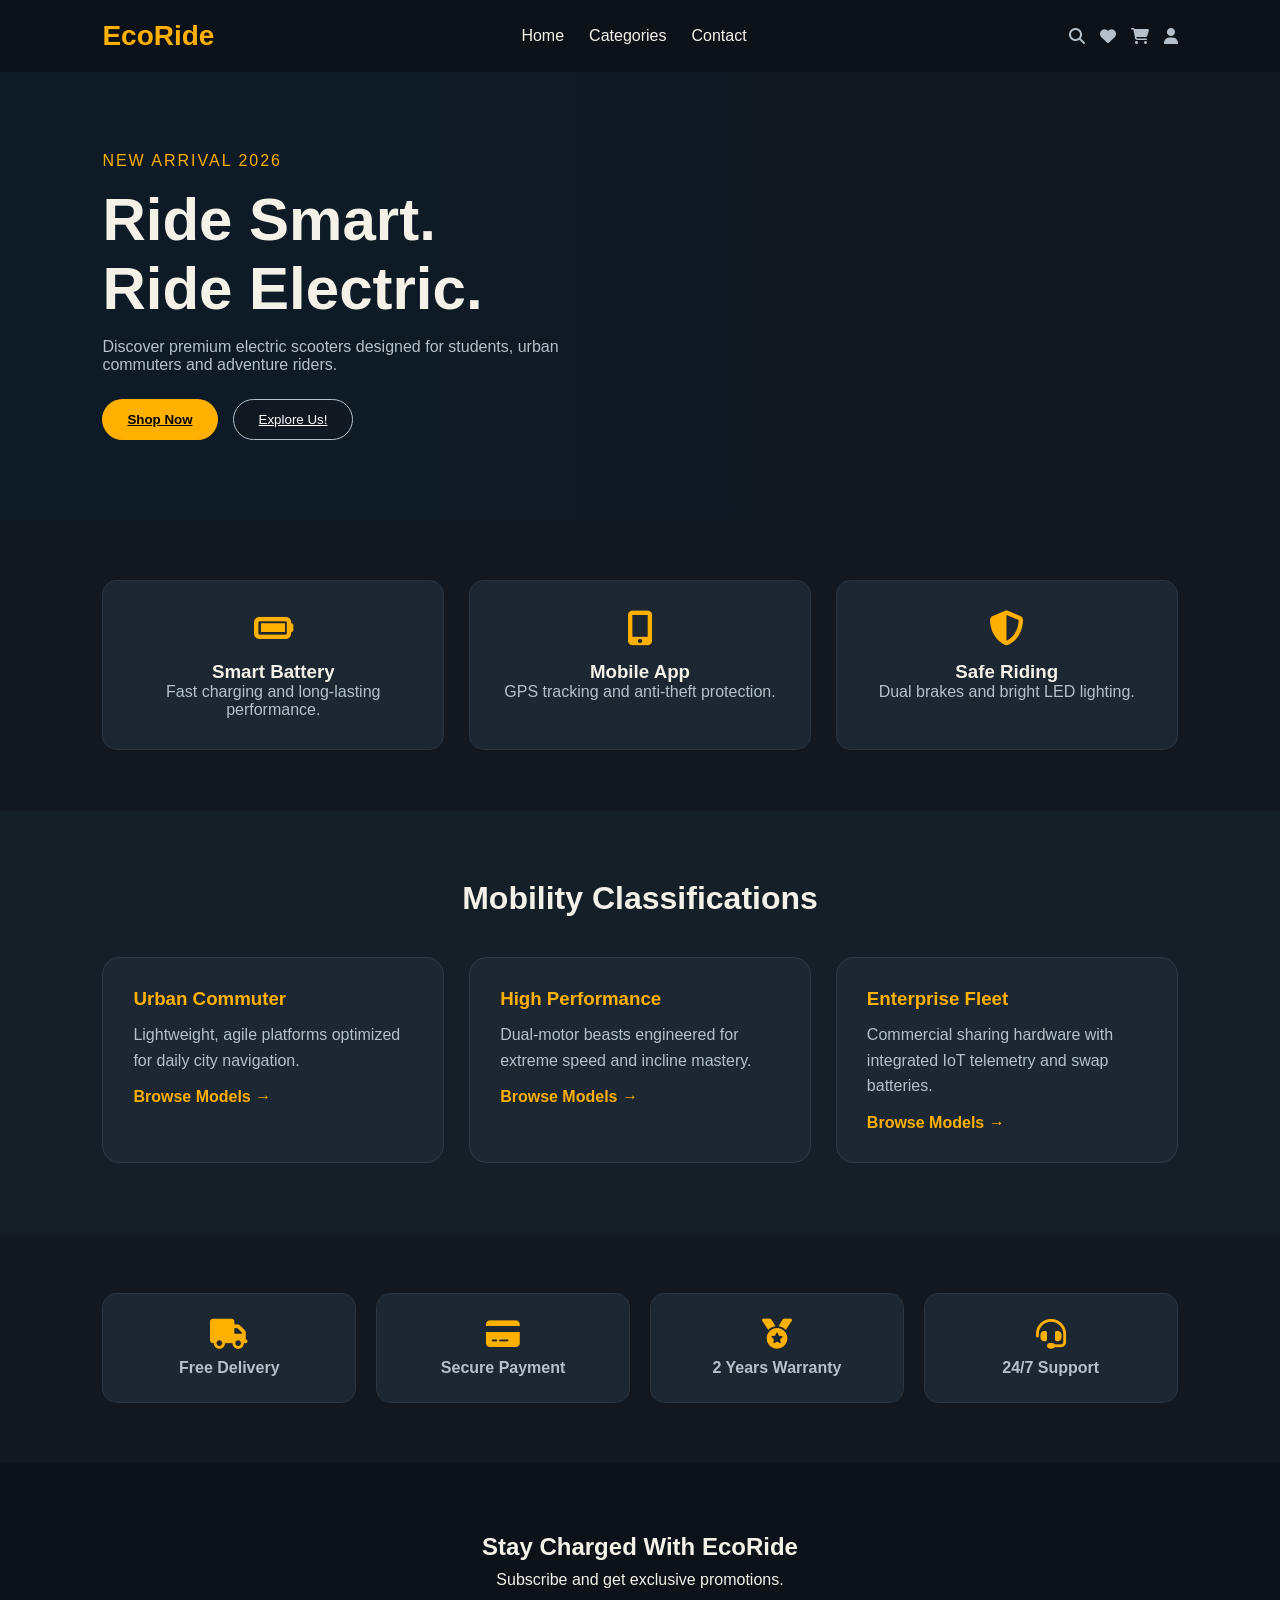
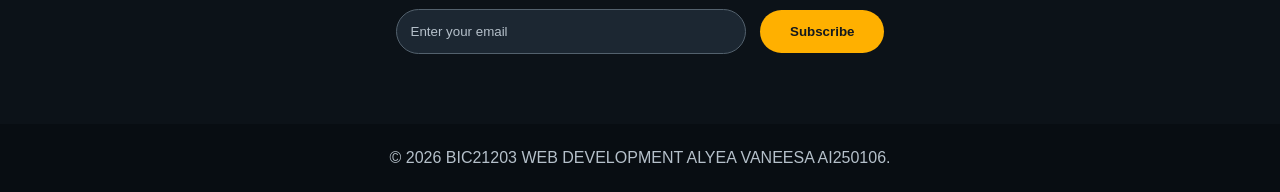
<file: index.html>
<!DOCTYPE html>
<html lang="en">
<head>
    <meta charset="UTF-8">
    <meta name="viewport" content="width=device-width, initial-scale=1.0">
    <title>EcoRide - Homepage</title>
    <link rel="stylesheet" href="style.css">
    <link rel="stylesheet" href="https://cdnjs.cloudflare.com/ajax/libs/font-awesome/6.5.1/css/all.min.css">

    <script>
            window.addEventListener('load', () => 
            {const video = document.querySelector('.hero-video');
            video.playbackRate = 0.9;});
    </script>
</head>
<body>

    <!-- Header -->
    <header>
        <div class="logo">EcoRide</div>

        <nav id="main-nav" aria-label="Main navigation">
            <ul>
                <li><a href="index.html">Home</a></li>
                <li><a href="categories.html">Categories</a></li>
                <li><a href="contact.html">Contact</a></li>
            </ul>
        </nav>

        <div class="icons">
            <i class="fas fa-search"></i>
            <i class="fas fa-heart"></i>
            <i class="fas fa-shopping-cart"></i>
            <i class="fas fa-user"></i>
        </div>

        <button class="menu-toggle" type="button" aria-label="Toggle navigation menu" aria-expanded="false" aria-controls="main-nav">
            <span class="menu-icon" aria-hidden="true">&#9776;</span>
        </button>
    </header>

    <!-- Hero Section -->
    <section class="hero">
        <video class="hero-video" autoplay muted loop playsinline preload="auto">
            <source src="ads.mp4" type="video/mp4">
        </video>
        <div class="hero-content">
            <span>NEW ARRIVAL 2026</span>
            <h1>Ride Smart.<br>Ride Electric.</h1>
 
            <p>
                Discover premium electric scooters designed for
                students, urban commuters and adventure riders.
            </p>
 
            <div class="hero-buttons">
                <button class="btn-primary"><a href="categories.html" style="color:black;">Shop Now</a></button>
                <button class="btn-secondary"><a href="contact.html" style="color:white;">Explore Us!</a></button>
            </div>
        </div>
    </section>

    <!-- Features -->
    <section class="features">

        <div class="feature-card">
            <i class="fas fa-battery-full"></i>
            <h3>Smart Battery</h3>
            <p>Fast charging and long-lasting performance.</p>
        </div>

        <div class="feature-card">
            <i class="fas fa-mobile-alt"></i>
            <h3>Mobile App</h3>
            <p>GPS tracking and anti-theft protection.</p>
        </div>

        <div class="feature-card">
            <i class="fas fa-shield-alt"></i>
            <h3>Safe Riding</h3>
            <p>Dual brakes and bright LED lighting.</p>
        </div>

    </section>

    <section class="category-highlights">
            <div class="container">
                <h2 class="section-title">Mobility Classifications</h2>
                <div class="highlight-grid">
                    <div class="highlight-card">
                        <h3>Urban Commuter</h3>
                        <p>Lightweight, agile platforms optimized for daily city navigation.</p>
                        <a href="categories.html#urban-commuter" class="text-link">Browse Models &rarr;</a>
                    </div>
                    <div class="highlight-card">
                        <h3>High Performance</h3>
                        <p>Dual-motor beasts engineered for extreme speed and incline mastery.</p>
                        <a href="categories.html#high-performance" class="text-link">Browse Models &rarr;</a>
                    </div>
                    <div class="highlight-card">
                        <h3>Enterprise Fleet</h3>
                        <p>Commercial sharing hardware with integrated IoT telemetry and swap batteries.</p>
                        <a href="categories.html#enterprise-fleet" class="text-link">Browse Models &rarr;</a>
                    </div>
                </div>
            </div>
        </section>

    <!-- Services -->
    <section class="services">

        <div class="service">
            <i class="fas fa-truck"></i>
            <h4>Free Delivery</h4>
        </div>

        <div class="service">
            <i class="fas fa-credit-card"></i>
            <h4>Secure Payment</h4>
        </div>

        <div class="service">
            <i class="fas fa-medal"></i>
            <h4>2 Years Warranty</h4>
        </div>

        <div class="service">
            <i class="fas fa-headset"></i>
            <h4>24/7 Support</h4>
        </div>

    </section>

    <!-- Newsletter -->
    <section class="newsletter">

        <h2>Stay Charged With EcoRide</h2>
        <p>Subscribe and get exclusive promotions.</p>

        <form>
            <input type="email" placeholder="Enter your email">
            <button type="submit">Subscribe</button>
        </form>

    </section>

    <!-- Footer -->
    <footer>
        <p>© 2026 BIC21203 WEB DEVELOPMENT ALYEA VANEESA AI250106.</p>
    </footer>

    <script src="nav.js"></script>
</body>
</html>
</file>
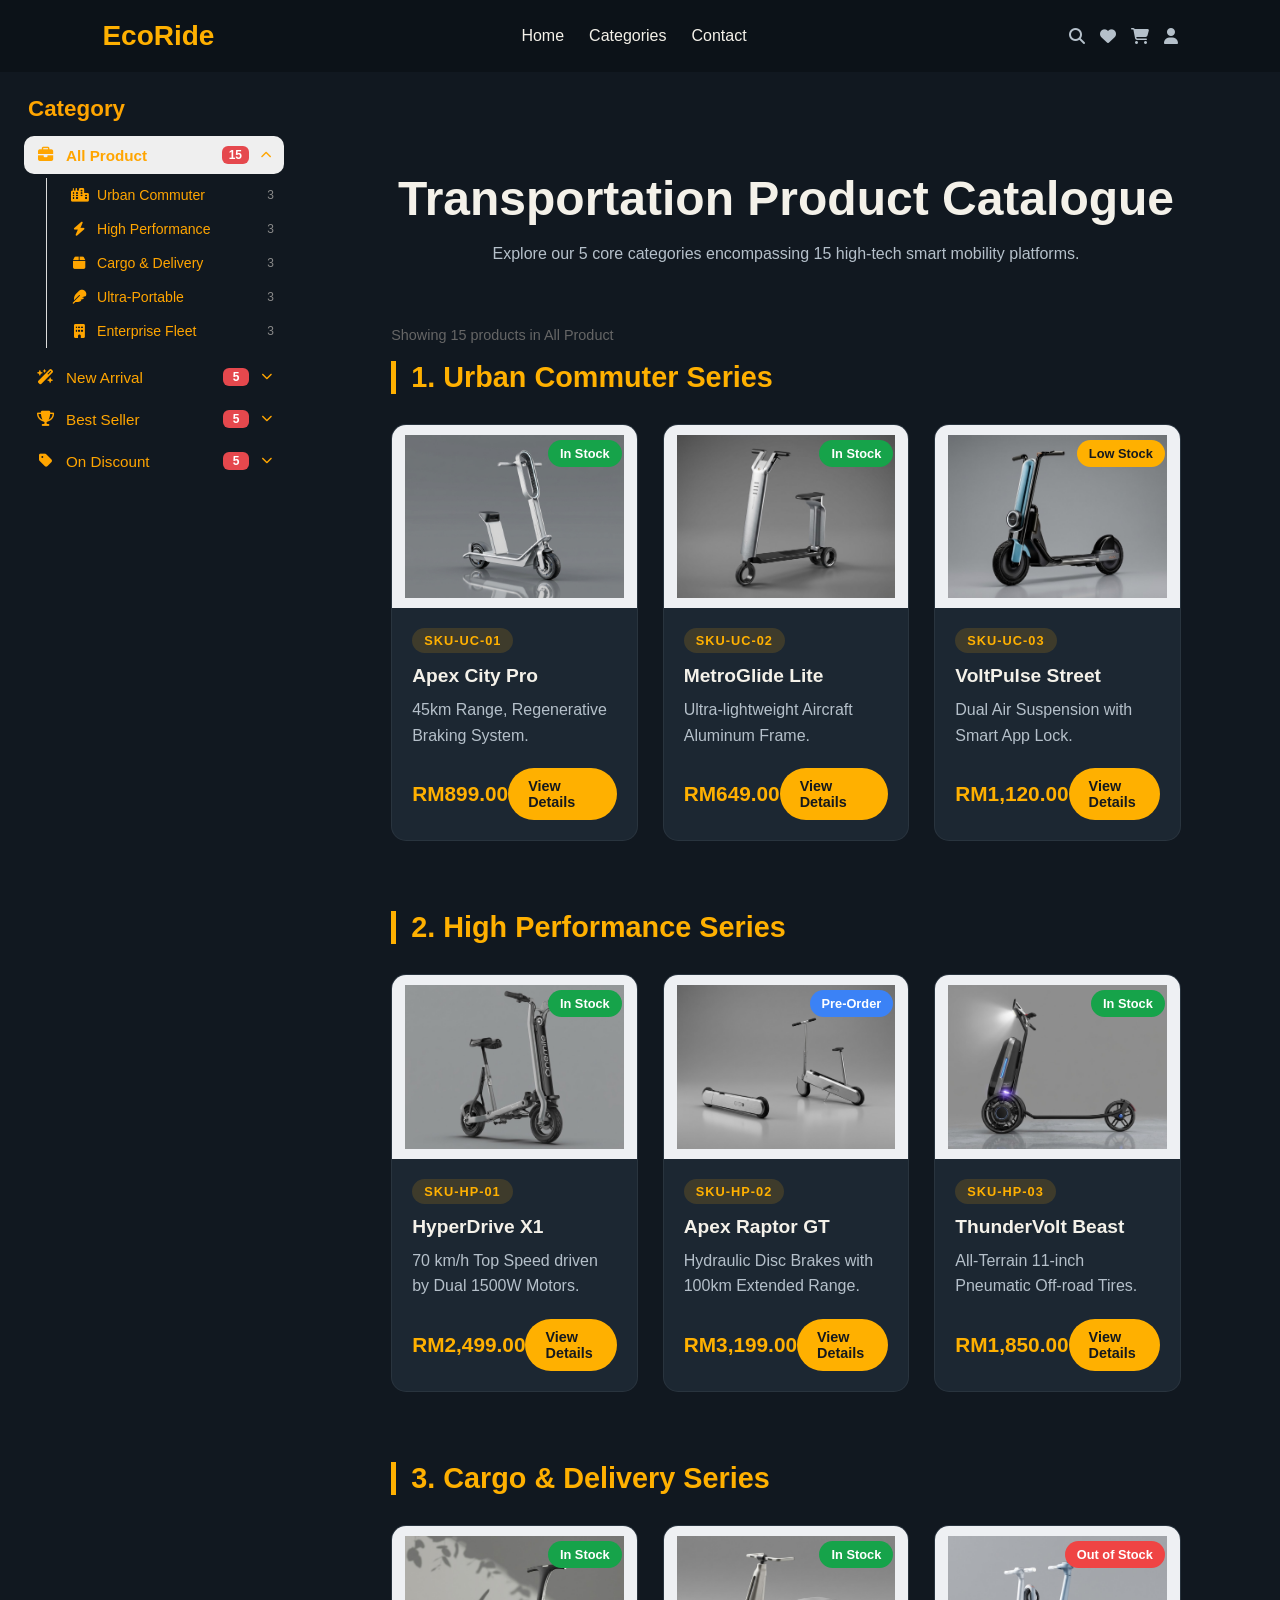
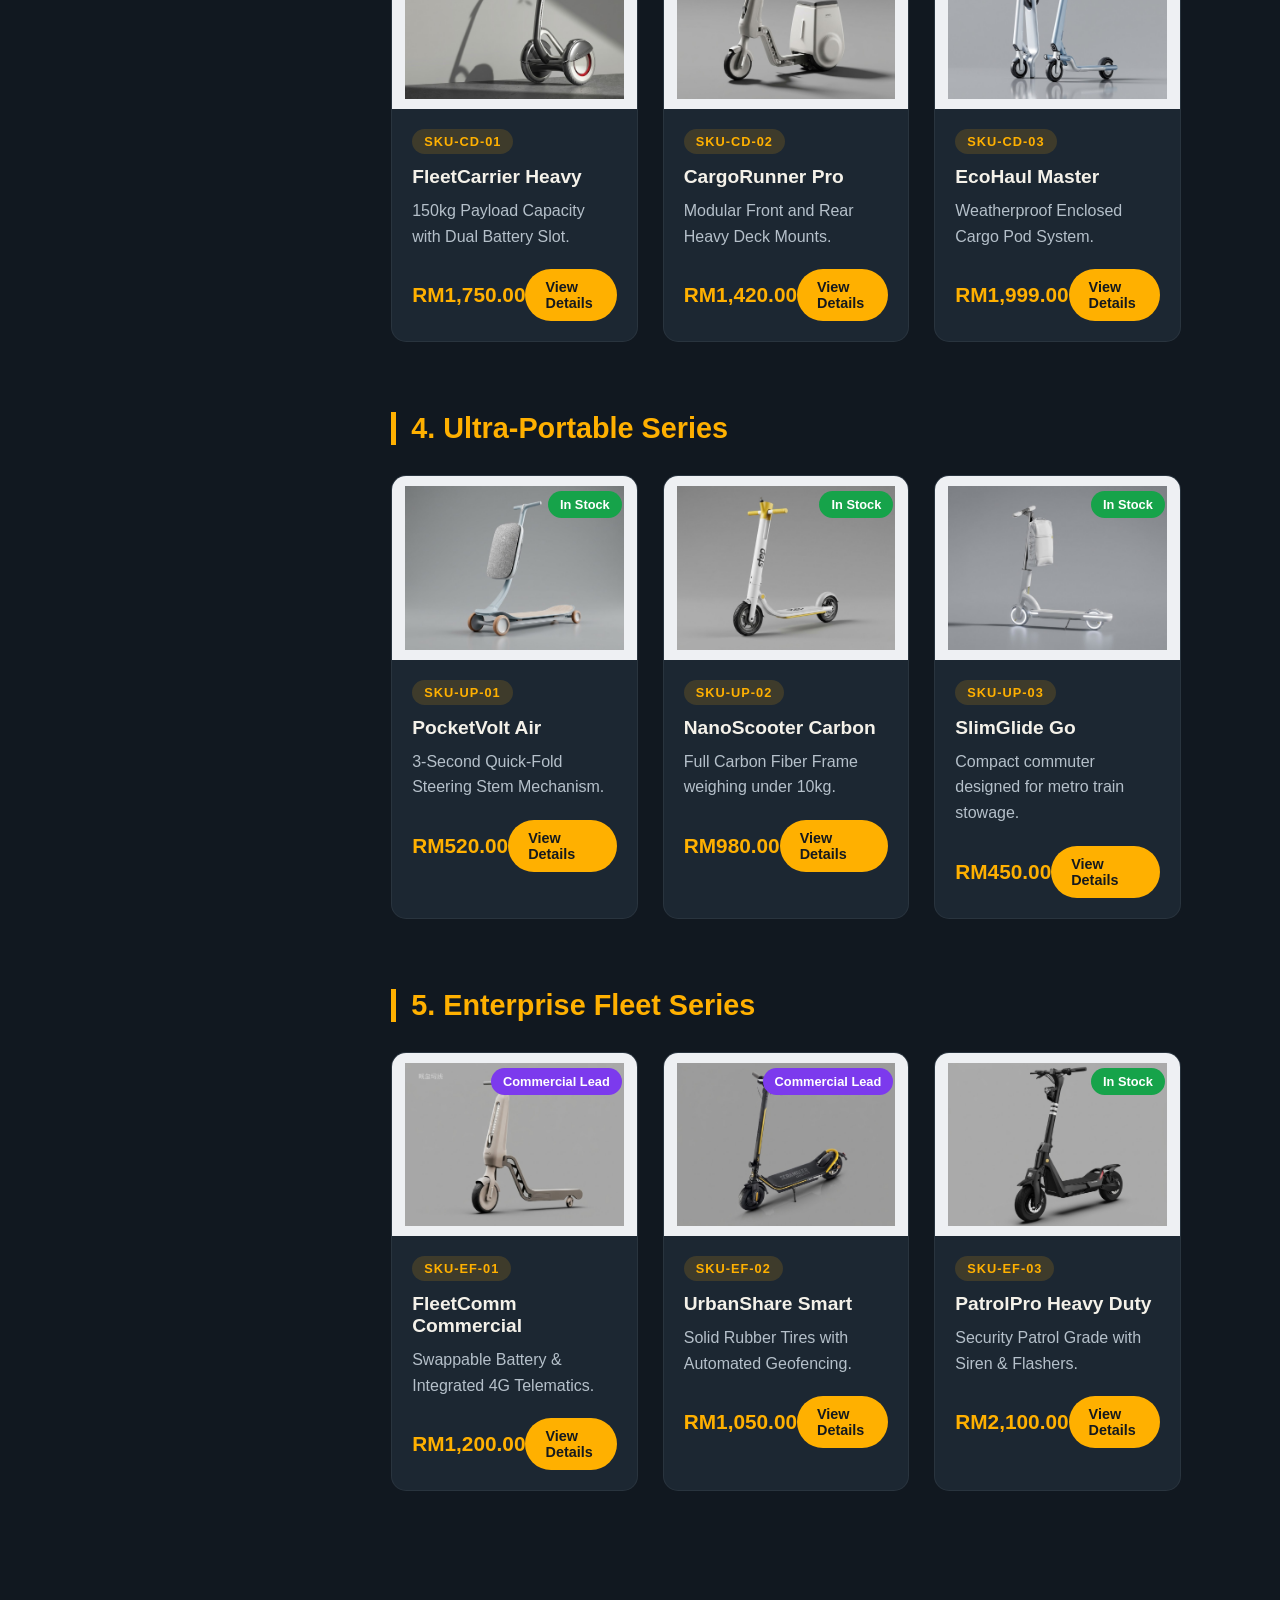
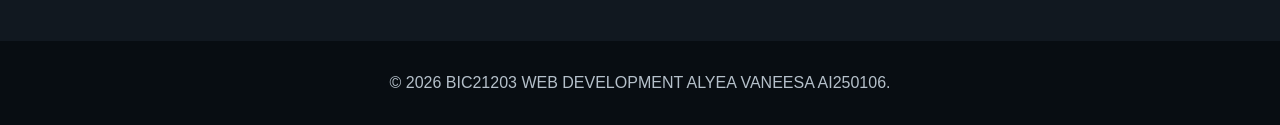
<file: categories.html>
<!DOCTYPE html>
<html lang="en">
<head>
    <meta charset="UTF-8">
    <meta name="viewport" content="width=device-width, initial-scale=1.0">
    <title>EcoRide - Electric Scooters Catalog</title>
    <link rel="stylesheet" href="categories.css">
    <link rel="stylesheet" href="Sidebar.js">
    <link rel="stylesheet" href="https://cdnjs.cloudflare.com/ajax/libs/font-awesome/6.5.1/css/all.min.css">
</head>
<body>
    <!-- Header -->
    <header>
        <div class="logo">EcoRide</div>

        <nav id="main-nav" aria-label="Main navigation">
            <ul>
                <li><a href="index.html">Home</a></li>
                <li><a href="categories.html">Categories</a></li>
                <li><a href="contact.html">Contact</a></li>
            </ul>
        </nav>

        <div class="icons">
            <i class="fas fa-search"></i>
            <i class="fas fa-heart"></i>
            <i class="fas fa-shopping-cart"></i>
            <i class="fas fa-user"></i>
        </div>

        <button class="menu-toggle" type="button" aria-label="Toggle navigation menu" aria-expanded="false" aria-controls="main-nav">
            <span class="menu-icon" aria-hidden="true">&#9776;</span>
        </button>
    </header>

    <div class="catalog-layout">
        <aside class="category-sidebar" aria-label="Product category filter">
            <h2 class="sidebar-title">Category</h2>
            <div class="cat-menu">
                <div class="cat-group open">
                    <button type="button" class="cat-toggle" data-group="all" aria-expanded="true" aria-controls="sub-all">
                        <i class="fas fa-briefcase cat-icon" aria-hidden="true"></i>
                        <span class="cat-label">All Product</span>
                        <span class="cat-badge" aria-hidden="true"></span>
                        <i class="fas fa-chevron-down cat-chevron" aria-hidden="true"></i>
                    </button>
                    <ul class="cat-sub" id="sub-all">
                        <li><button type="button" class="cat-link" data-group="all" data-series="urban-commuter"><i class="fas fa-city" aria-hidden="true"></i><span>Urban Commuter</span><span class="cat-count" aria-hidden="true"></span></button></li>
                        <li><button type="button" class="cat-link" data-group="all" data-series="high-performance"><i class="fas fa-bolt" aria-hidden="true"></i><span>High Performance</span><span class="cat-count" aria-hidden="true"></span></button></li>
                        <li><button type="button" class="cat-link" data-group="all" data-series="cargo-delivery"><i class="fas fa-box" aria-hidden="true"></i><span>Cargo &amp; Delivery</span><span class="cat-count" aria-hidden="true"></span></button></li>
                        <li><button type="button" class="cat-link" data-group="all" data-series="ultra-portable"><i class="fas fa-feather" aria-hidden="true"></i><span>Ultra-Portable</span><span class="cat-count" aria-hidden="true"></span></button></li>
                        <li><button type="button" class="cat-link" data-group="all" data-series="enterprise-fleet"><i class="fas fa-building" aria-hidden="true"></i><span>Enterprise Fleet</span><span class="cat-count" aria-hidden="true"></span></button></li>
                    </ul>
                </div>
                <div class="cat-group">
                    <button type="button" class="cat-toggle" data-group="new" aria-expanded="false" aria-controls="sub-new">
                        <i class="fas fa-wand-magic-sparkles cat-icon" aria-hidden="true"></i>
                        <span class="cat-label">New Arrival</span>
                        <span class="cat-badge" aria-hidden="true"></span>
                        <i class="fas fa-chevron-down cat-chevron" aria-hidden="true"></i>
                    </button>
                    <ul class="cat-sub" id="sub-new">
                        <li><button type="button" class="cat-link" data-group="new" data-series="urban-commuter"><i class="fas fa-city" aria-hidden="true"></i><span>Urban Commuter</span><span class="cat-count" aria-hidden="true"></span></button></li>
                        <li><button type="button" class="cat-link" data-group="new" data-series="high-performance"><i class="fas fa-bolt" aria-hidden="true"></i><span>High Performance</span><span class="cat-count" aria-hidden="true"></span></button></li>
                        <li><button type="button" class="cat-link" data-group="new" data-series="cargo-delivery"><i class="fas fa-box" aria-hidden="true"></i><span>Cargo &amp; Delivery</span><span class="cat-count" aria-hidden="true"></span></button></li>
                        <li><button type="button" class="cat-link" data-group="new" data-series="ultra-portable"><i class="fas fa-feather" aria-hidden="true"></i><span>Ultra-Portable</span><span class="cat-count" aria-hidden="true"></span></button></li>
                        <li><button type="button" class="cat-link" data-group="new" data-series="enterprise-fleet"><i class="fas fa-building" aria-hidden="true"></i><span>Enterprise Fleet</span><span class="cat-count" aria-hidden="true"></span></button></li>
                    </ul>
                </div>
                <div class="cat-group">
                    <button type="button" class="cat-toggle" data-group="bestseller" aria-expanded="false" aria-controls="sub-bestseller">
                        <i class="fas fa-trophy cat-icon" aria-hidden="true"></i>
                        <span class="cat-label">Best Seller</span>
                        <span class="cat-badge" aria-hidden="true"></span>
                        <i class="fas fa-chevron-down cat-chevron" aria-hidden="true"></i>
                    </button>
                    <ul class="cat-sub" id="sub-bestseller">
                        <li><button type="button" class="cat-link" data-group="bestseller" data-series="urban-commuter"><i class="fas fa-city" aria-hidden="true"></i><span>Urban Commuter</span><span class="cat-count" aria-hidden="true"></span></button></li>
                        <li><button type="button" class="cat-link" data-group="bestseller" data-series="high-performance"><i class="fas fa-bolt" aria-hidden="true"></i><span>High Performance</span><span class="cat-count" aria-hidden="true"></span></button></li>
                        <li><button type="button" class="cat-link" data-group="bestseller" data-series="cargo-delivery"><i class="fas fa-box" aria-hidden="true"></i><span>Cargo &amp; Delivery</span><span class="cat-count" aria-hidden="true"></span></button></li>
                        <li><button type="button" class="cat-link" data-group="bestseller" data-series="ultra-portable"><i class="fas fa-feather" aria-hidden="true"></i><span>Ultra-Portable</span><span class="cat-count" aria-hidden="true"></span></button></li>
                        <li><button type="button" class="cat-link" data-group="bestseller" data-series="enterprise-fleet"><i class="fas fa-building" aria-hidden="true"></i><span>Enterprise Fleet</span><span class="cat-count" aria-hidden="true"></span></button></li>
                    </ul>
                </div>
                <div class="cat-group">
                    <button type="button" class="cat-toggle" data-group="discount" aria-expanded="false" aria-controls="sub-discount">
                        <i class="fas fa-tag cat-icon" aria-hidden="true"></i>
                        <span class="cat-label">On Discount</span>
                        <span class="cat-badge" aria-hidden="true"></span>
                        <i class="fas fa-chevron-down cat-chevron" aria-hidden="true"></i>
                    </button>
                    <ul class="cat-sub" id="sub-discount">
                        <li><button type="button" class="cat-link" data-group="discount" data-series="urban-commuter"><i class="fas fa-city" aria-hidden="true"></i><span>Urban Commuter</span><span class="cat-count" aria-hidden="true"></span></button></li>
                        <li><button type="button" class="cat-link" data-group="discount" data-series="high-performance"><i class="fas fa-bolt" aria-hidden="true"></i><span>High Performance</span><span class="cat-count" aria-hidden="true"></span></button></li>
                        <li><button type="button" class="cat-link" data-group="discount" data-series="cargo-delivery"><i class="fas fa-box" aria-hidden="true"></i><span>Cargo &amp; Delivery</span><span class="cat-count" aria-hidden="true"></span></button></li>
                        <li><button type="button" class="cat-link" data-group="discount" data-series="ultra-portable"><i class="fas fa-feather" aria-hidden="true"></i><span>Ultra-Portable</span><span class="cat-count" aria-hidden="true"></span></button></li>
                        <li><button type="button" class="cat-link" data-group="discount" data-series="enterprise-fleet"><i class="fas fa-building" aria-hidden="true"></i><span>Enterprise Fleet</span><span class="cat-count" aria-hidden="true"></span></button></li>
                    </ul>
                </div>
            </div>
        </aside>

        <main class="container page-padding catalog-main">
        <div class="category-page-header">
            <h1>Transportation Product Catalogue</h1>
            <p>Explore our 5 core categories encompassing 15 high-tech smart mobility platforms.</p>
        </div>
        <p class="result-count" id="result-count" aria-live="polite"></p>

        <!-- Category 1 -->
        <section id="urban-commuter" class="category-block">
            <h2 class="category-heading">1. Urban Commuter Series</h2>
            <div class="product-grid">
                <article class="product-card" data-status="in-stock" data-tags="bestseller">
                    <span class="stock-badge in-stock">In Stock</span>
                    <img src="scooter1.jpeg" alt="Apex City Pro" class="product-thumb">
                    <div class="card-body">
                        <span class="sku-tag">SKU-UC-01</span>
                        <h3 class="product-title"><a href="details.html?sku=SKU-UC-01">Apex City Pro</a></h3>
                        <p class="product-desc">45km Range, Regenerative Braking System.</p>
                        <div class="card-footer">
                            <span class="price">RM899.00</span>
                            <a class="btn-sm">View Details</a>
                        </div>
                    </div>
                </article>

                <article class="product-card" data-status="in-stock" data-tags="discount">
                    <span class="stock-badge in-stock">In Stock</span>
                    <img src="scooter2.jpeg" alt="MetroGlide Lite" class="product-thumb">
                    <div class="card-body">
                        <span class="sku-tag">SKU-UC-02</span>
                        <h3 class="product-title"><a href="details.html?sku=SKU-UC-02">MetroGlide Lite</a></h3>
                        <p class="product-desc">Ultra-lightweight Aircraft Aluminum Frame.</p>
                        <div class="card-footer">
                            <span class="price">RM649.00</span>
                            <a class="btn-sm">View Details</a>
                        </div>
                    </div>
                </article>

                <article class="product-card" data-status="low-stock" data-tags="new">
                    <span class="stock-badge low-stock">Low Stock</span>
                    <img src="scooter3.jpeg" alt="VoltPulse Street" class="product-thumb">
                    <div class="card-body">
                        <span class="sku-tag">SKU-UC-03</span>
                        <h3 class="product-title"><a href="details.html?sku=SKU-UC-03">VoltPulse Street</a></h3>
                        <p class="product-desc">Dual Air Suspension with Smart App Lock.</p>
                        <div class="card-footer">
                            <span class="price">RM1,120.00</span>
                            <a class="btn-sm">View Details</a>
                        </div>
                    </div>
                </article>
            </div>
        </section>

        <!-- Category 2 -->
        <section id="high-performance" class="category-block">
            <h2 class="category-heading">2. High Performance Series</h2>
            <div class="product-grid">
                <article class="product-card" data-status="in-stock" data-tags="bestseller">
                    <span class="stock-badge in-stock">In Stock</span>
                    <img src="scooter4.jpeg" alt="HyperDrive X1" class="product-thumb">
                    <div class="card-body">
                        <span class="sku-tag">SKU-HP-01</span>
                        <h3 class="product-title"><a href="details.html?sku=SKU-HP-01">HyperDrive X1</a></h3>
                        <p class="product-desc">70 km/h Top Speed driven by Dual 1500W Motors.</p>
                        <div class="card-footer">
                            <span class="price">RM2,499.00</span>
                            <a class="btn-sm">View Details</a>
                        </div>
                    </div>
                </article>

                <article class="product-card" data-status="pre-order" data-tags="new">
                    <span class="stock-badge pre-order">Pre-Order</span>
                    <img src="scooter5.jpeg" alt="Apex Raptor GT" class="product-thumb">
                    <div class="card-body">
                        <span class="sku-tag">SKU-HP-02</span>
                        <h3 class="product-title"><a href="details.html?sku=SKU-HP-02">Apex Raptor GT</a></h3>
                        <p class="product-desc">Hydraulic Disc Brakes with 100km Extended Range.</p>
                        <div class="card-footer">
                            <span class="price">RM3,199.00</span>
                            <a class="btn-sm">View Details</a>
                        </div>
                    </div>
                </article>

                <article class="product-card" data-status="in-stock" data-tags="discount">
                    <span class="stock-badge in-stock">In Stock</span>
                    <img src="scooter6.jpeg" alt="ThunderVolt Beast" class="product-thumb">
                    <div class="card-body">
                        <span class="sku-tag">SKU-HP-03</span>
                        <h3 class="product-title"><a href="details.html?sku=SKU-HP-03">ThunderVolt Beast</a></h3>
                        <p class="product-desc">All-Terrain 11-inch Pneumatic Off-road Tires.</p>
                        <div class="card-footer">
                            <span class="price">RM1,850.00</span>
                            <a class="btn-sm">View Details</a>
                        </div>
                    </div>
                </article>
            </div>
        </section>

        <!-- Category 3 -->
        <section id="cargo-delivery" class="category-block">
            <h2 class="category-heading">3. Cargo & Delivery Series</h2>
            <div class="product-grid">
                <article class="product-card" data-status="in-stock" data-tags="bestseller">
                    <span class="stock-badge in-stock">In Stock</span>
                    <img src="scooter7.jpeg" alt="FleetCarrier Heavy" class="product-thumb">
                    <div class="card-body">
                        <span class="sku-tag">SKU-CD-01</span>
                        <h3 class="product-title"><a href="details.html?sku=SKU-CD-01">FleetCarrier Heavy</a></h3>
                        <p class="product-desc">150kg Payload Capacity with Dual Battery Slot.</p>
                        <div class="card-footer">
                            <span class="price">RM1,750.00</span>
                            <a class="btn-sm">View Details</a>
                        </div>
                    </div>
                </article>

                <article class="product-card" data-status="in-stock" data-tags="new">
                    <span class="stock-badge in-stock">In Stock</span>
                    <img src="scooter8.jpeg" alt="CargoRunner Pro" class="product-thumb">
                    <div class="card-body">
                        <span class="sku-tag">SKU-CD-02</span>
                        <h3 class="product-title"><a href="details.html?sku=SKU-CD-02">CargoRunner Pro</a></h3>
                        <p class="product-desc">Modular Front and Rear Heavy Deck Mounts.</p>
                        <div class="card-footer">
                            <span class="price">RM1,420.00</span>
                            <a class="btn-sm">View Details</a>
                        </div>
                    </div>
                </article>

                <article class="product-card" data-status="out-of-stock" data-tags="discount">
                    <span class="stock-badge out-of-stock">Out of Stock</span>
                    <img src="scooter9.jpeg" alt="EcoHaul Master" class="product-thumb">
                    <div class="card-body">
                        <span class="sku-tag">SKU-CD-03</span>
                        <h3 class="product-title"><a href="details.html?sku=SKU-CD-03">EcoHaul Master</a></h3>
                        <p class="product-desc">Weatherproof Enclosed Cargo Pod System.</p>
                        <div class="card-footer">
                            <span class="price">RM1,999.00</span>
                            <a class="btn-sm">View Details</a>
                        </div>
                    </div>
                </article>
            </div>
        </section>

        <!-- Category 4 -->
        <section id="ultra-portable" class="category-block">
            <h2 class="category-heading">4. Ultra-Portable Series</h2>
            <div class="product-grid">
                <article class="product-card" data-status="in-stock" data-tags="discount">
                    <span class="stock-badge in-stock">In Stock</span>
                    <img src="scooter10.jpeg" alt="PocketVolt Air" class="product-thumb">
                    <div class="card-body">
                        <span class="sku-tag">SKU-UP-01</span>
                        <h3 class="product-title"><a href="details.html?sku=SKU-UP-01">PocketVolt Air</a></h3>
                        <p class="product-desc">3-Second Quick-Fold Steering Stem Mechanism.</p>
                        <div class="card-footer">
                            <span class="price">RM520.00</span>
                            <a class="btn-sm">View Details</a>
                        </div>
                    </div>
                </article>

                <article class="product-card" data-status="in-stock" data-tags="new">
                    <span class="stock-badge in-stock">In Stock</span>
                    <img src="scooter11.jpeg" alt="NanoScooter Carbon" class="product-thumb">
                    <div class="card-body">
                        <span class="sku-tag">SKU-UP-02</span>
                        <h3 class="product-title"><a href="details.html?sku=SKU-UP-02">NanoScooter Carbon</a></h3>
                        <p class="product-desc">Full Carbon Fiber Frame weighing under 10kg.</p>
                        <div class="card-footer">
                            <span class="price">RM980.00</span>
                            <a class="btn-sm">View Details</a>
                        </div>
                    </div>
                </article>

                <article class="product-card" data-status="in-stock" data-tags="bestseller">
                    <span class="stock-badge in-stock">In Stock</span>
                    <img src="scooter12.jpeg" alt="SlimGlide Go" class="product-thumb">
                    <div class="card-body">
                        <span class="sku-tag">SKU-UP-03</span>
                        <h3 class="product-title"><a href="details.html?sku=SKU-UP-03">SlimGlide Go</a></h3>
                        <p class="product-desc">Compact commuter designed for metro train stowage.</p>
                        <div class="card-footer">
                            <span class="price">RM450.00</span>
                            <a class="btn-sm">View Details</a>
                        </div>
                    </div>
                </article>
            </div>
        </section>

        <!-- Category 5 -->
        <section id="enterprise-fleet" class="category-block">
            <h2 class="category-heading">5. Enterprise Fleet Series</h2>
            <div class="product-grid">
                <article class="product-card" data-status="enterprise" data-tags="discount">
                    <span class="stock-badge enterprise">Commercial Lead</span>
                    <img src="scooter13.jpeg" alt="FleetComm Commercial" class="product-thumb">
                    <div class="card-body">
                        <span class="sku-tag">SKU-EF-01</span>
                        <h3 class="product-title"><a href="details.html?sku=SKU-EF-01">FleetComm Commercial</a></h3>
                        <p class="product-desc">Swappable Battery & Integrated 4G Telematics.</p>
                        <div class="card-footer">
                            <span class="price">RM1,200.00</span>
                            <a class="btn-sm">View Details</a>
                        </div>
                    </div>
                </article>

                <article class="product-card" data-status="enterprise" data-tags="new">
                    <span class="stock-badge enterprise">Commercial Lead</span>
                    <img src="scooter14.jpeg" alt="UrbanShare Smart" class="product-thumb">
                    <div class="card-body">
                        <span class="sku-tag">SKU-EF-02</span>
                        <h3 class="product-title"><a href="details.html?sku=SKU-EF-02">UrbanShare Smart</a></h3>
                        <p class="product-desc">Solid Rubber Tires with Automated Geofencing.</p>
                        <div class="card-footer">
                            <span class="price">RM1,050.00</span>
                            <a class="btn-sm">View Details</a>
                        </div>  
                    </div>
                </article>

                <article class="product-card" data-status="in-stock" data-tags="bestseller">
                    <span class="stock-badge in-stock">In Stock</span>
                    <img src="scooter15.jpeg" alt="PatrolPro Heavy Duty" class="product-thumb">
                    <div class="card-body">
                        <span class="sku-tag">SKU-EF-03</span>
                        <h3 class="product-title"><a href="details.html?sku=SKU-EF-03">PatrolPro Heavy Duty</a></h3>
                        <p class="product-desc">Security Patrol Grade with Siren & Flashers.</p>
                        <div class="card-footer">
                            <span class="price">RM2,100.00</span>
                            <a class="btn-sm">View Details</a>
                        </div>
                    </div>
                </article>
            </div>
        </section>
    </main>
    </div>

    <footer class="site-footer">
        <div class="footer-container">
            <p>© 2026 BIC21203 WEB DEVELOPMENT ALYEA VANEESA AI250106.</p>
        </div>
    </footer>
    <script src="nav.js"></script>
    <script src="Sidebar.js"></script>
</body>
</html>
</file>
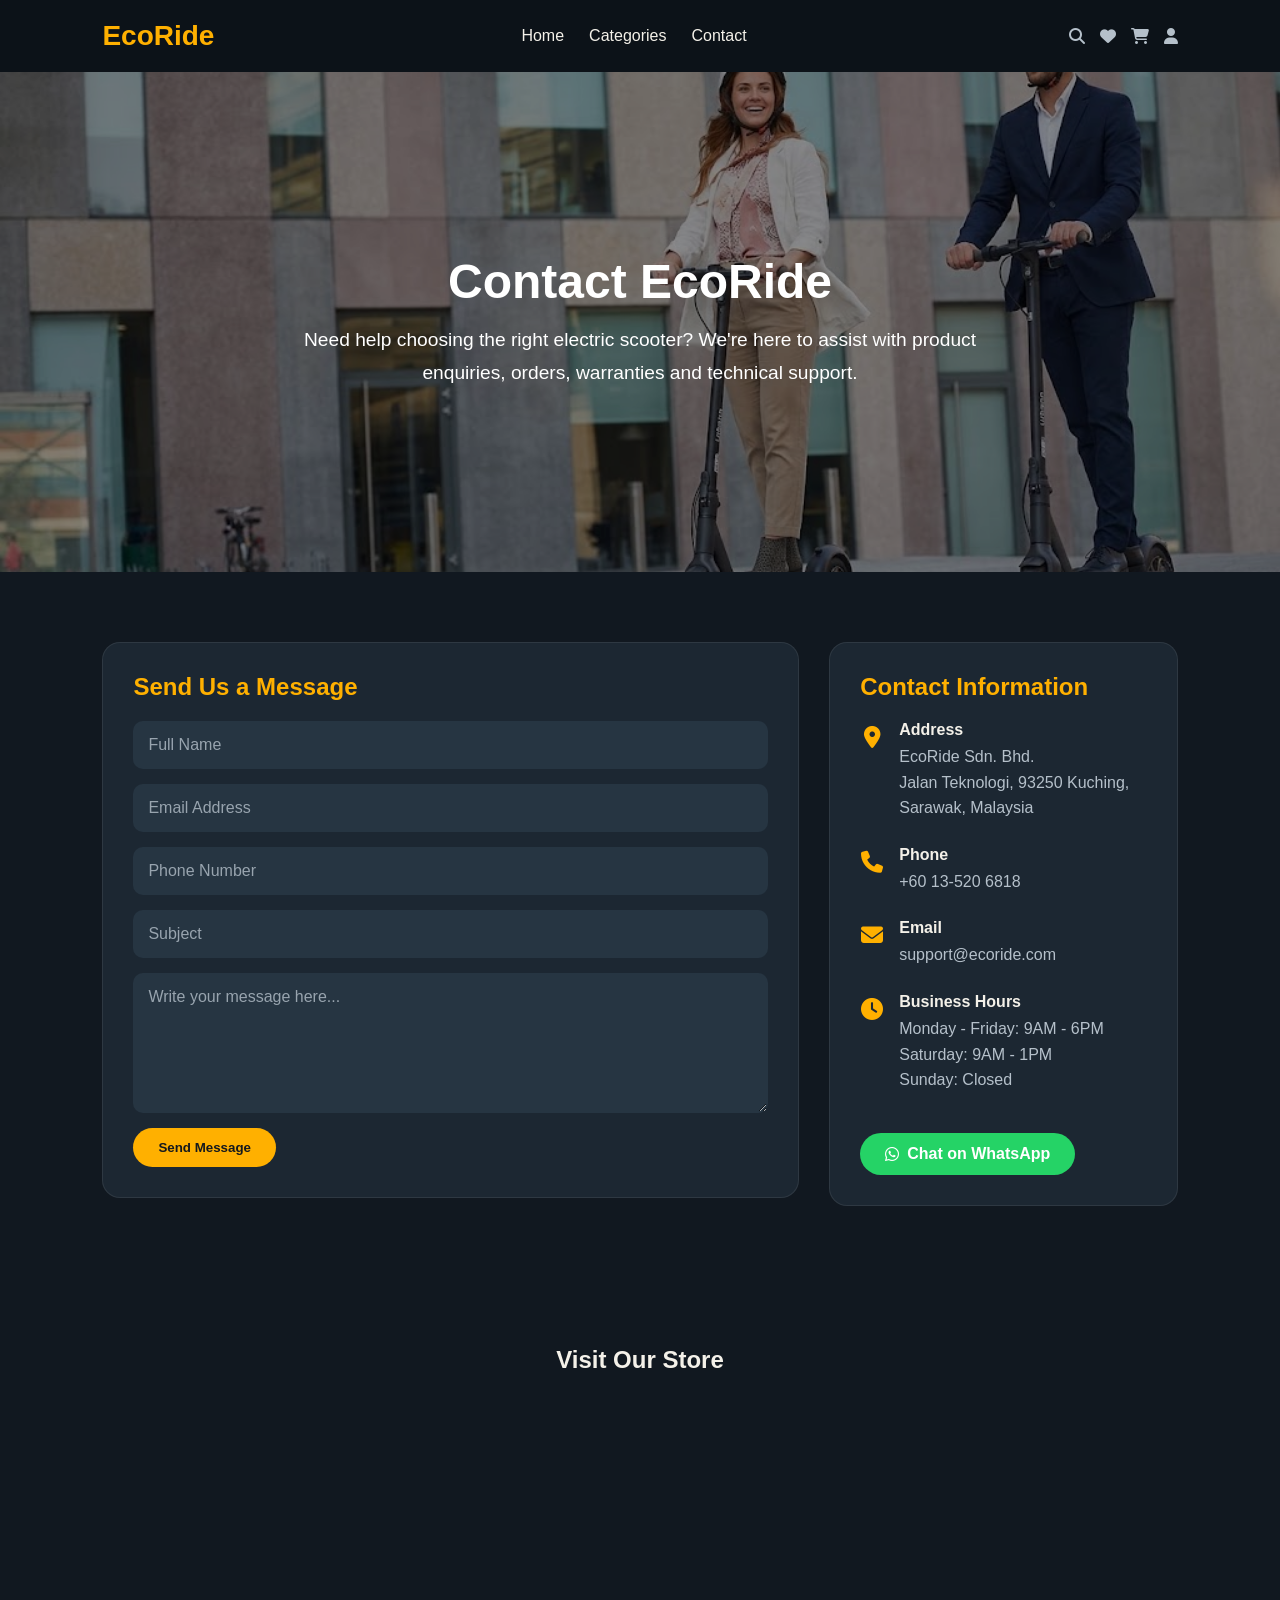
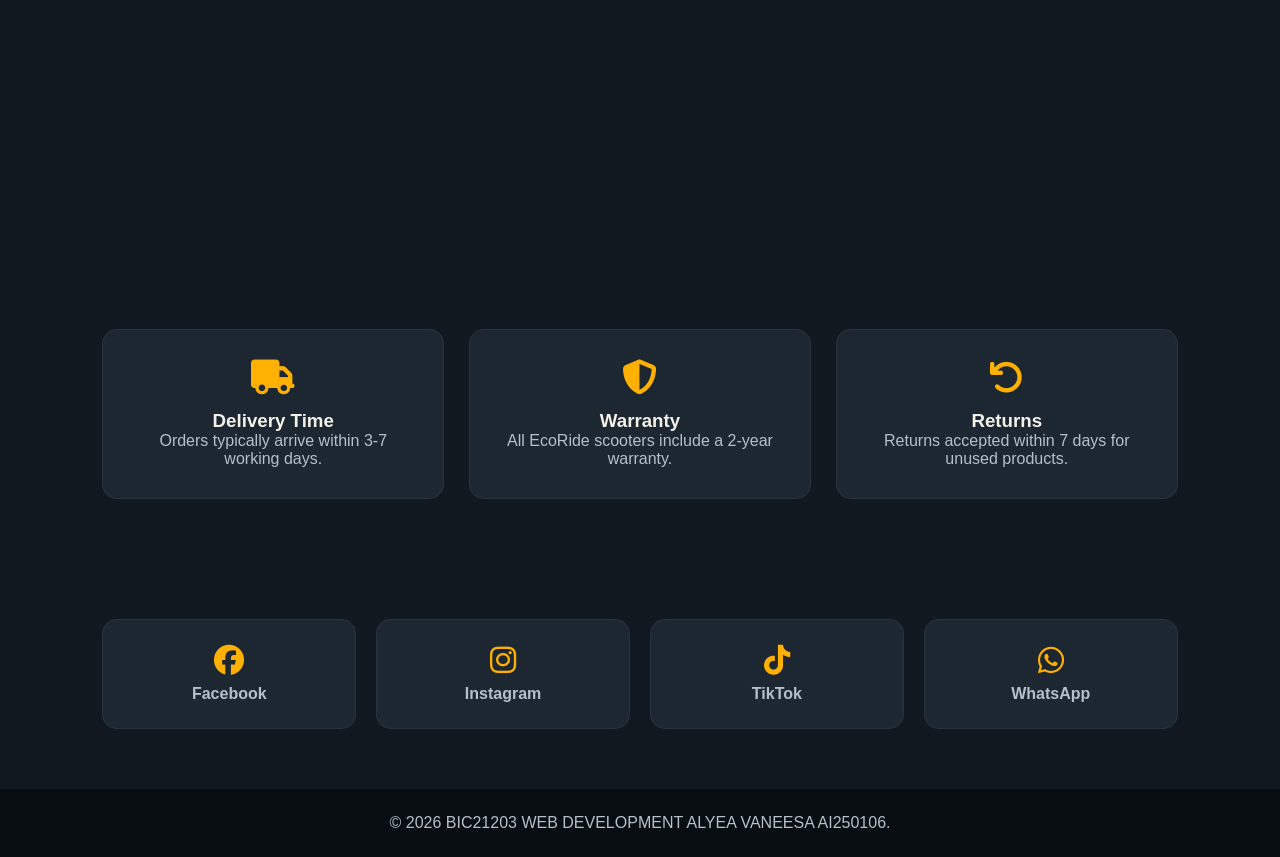
<file: contact.html>
<!DOCTYPE html>
<html lang="en">
<head>
    <meta charset="UTF-8">
    <meta name="viewport" content="width=device-width, initial-scale=1.0">
    <meta name="description" content="Contact EcoRide for electric scooter enquiries, orders, warranty and technical support.">
    <title>EcoRide - Contact Us</title>

    <link rel="stylesheet" href="style.css">
    <link rel="stylesheet" href="contact.css">
    <link rel="stylesheet"
        href="https://cdnjs.cloudflare.com/ajax/libs/font-awesome/6.5.1/css/all.min.css">
</head>

<body>

    <!-- Header -->
    <header>
        <div class="logo">EcoRide</div>

        <nav id="main-nav">
            <ul>
                <li><a href="index.html">Home</a></li>
                <li><a href="categories.html">Categories</a></li>
                <li><a href="contact.html" class="active" aria-current="page">Contact</a></li>
            </ul>
        </nav>

        <div class="icons">
            <i class="fas fa-search"></i>
            <i class="fas fa-heart"></i>
            <i class="fas fa-shopping-cart"></i>
            <i class="fas fa-user"></i>
        </div>

        <button class="menu-toggle" aria-label="Toggle navigation menu">
            <span class="menu-icon">&#9776;</span>
        </button>
    </header>

    <main>

        <!-- Contact Hero -->
        <section class="contact-hero">
            <div class="hero-overlay">
            <h1>Contact EcoRide</h1>
            <p>
                Need help choosing the right electric scooter?
                We're here to assist with product enquiries,
                orders, warranties and technical support.
            </p>
            </div>
        </section>

        <!-- Contact Section -->
        <section class="contact-section">
            <div class="contact-container">

                <!-- Contact Form -->
                <div class="contact-form-card">
                    <h2>Send Us a Message</h2>

                    <form action="#" method="post">
                        <input type="text" name="name" placeholder="Full Name"
                            aria-label="Full Name" autocomplete="name" required>

                        <input type="email" name="email" placeholder="Email Address"
                            aria-label="Email Address" autocomplete="email" required>

                        <input type="tel" name="phone" placeholder="Phone Number"
                            aria-label="Phone Number" autocomplete="tel">

                        <input type="text" name="subject" placeholder="Subject"
                            aria-label="Subject" required>

                        <textarea name="message" placeholder="Write your message here..."
                            aria-label="Message" rows="6" required></textarea>

                        <button type="submit" class="btn-primary">Send Message</button>
                    </form>
                </div>

                <!-- Company Information -->
                <div class="contact-info-card">
                    <h2>Contact Information</h2>

                    <div class="info-item">
                        <i class="fas fa-map-marker-alt"></i>
                        <div>
                            <h4>Address</h4>
                            <p>
                                EcoRide Sdn. Bhd.<br>
                                Jalan Teknologi, 93250 Kuching,<br>
                                Sarawak, Malaysia
                            </p>
                        </div>
                    </div>

                    <div class="info-item">
                        <i class="fas fa-phone"></i>
                        <div>
                            <h4>Phone</h4>
                            <p><a href="tel:+60135206818">+60 13-520 6818</a></p>
                        </div>
                    </div>

                    <div class="info-item">
                        <i class="fas fa-envelope"></i>
                        <div>
                            <h4>Email</h4>
                            <p><a href="mailto:support@ecoride.com">support@ecoride.com</a></p>
                        </div>
                    </div>

                    <div class="info-item">
                        <i class="fas fa-clock"></i>
                        <div>
                            <h4>Business Hours</h4>
                            <p>
                                Monday - Friday: 9AM - 6PM<br>
                                Saturday: 9AM - 1PM<br>
                                Sunday: Closed
                            </p>
                        </div>
                    </div>

                    <a href="https://wa.me/60135206818" class="whatsapp-btn"
                        target="_blank" rel="noopener noreferrer">
                        <i class="fab fa-whatsapp"></i>
                        Chat on WhatsApp
                    </a>
                </div>

            </div>
        </section>

        <!-- Map Section -->
        <section class="map-section">
            <h2>Visit Our Store</h2>
            <iframe
                src="https://www.google.com/maps?q=Kuching,Sarawak&output=embed"
                title="EcoRide store location in Kuching, Sarawak"
                loading="lazy"
                referrerpolicy="no-referrer-when-downgrade"
                allowfullscreen></iframe>
        </section>

        <!-- Quick Info -->
        <section class="features">
            <div class="feature-card">
                <i class="fas fa-truck"></i>
                <h3>Delivery Time</h3>
                <p>Orders typically arrive within 3-7 working days.</p>
            </div>

            <div class="feature-card">
                <i class="fas fa-shield-alt"></i>
                <h3>Warranty</h3>
                <p>All EcoRide scooters include a 2-year warranty.</p>
            </div>

            <div class="feature-card">
                <i class="fas fa-undo"></i>
                <h3>Returns</h3>
                <p>Returns accepted within 7 days for unused products.</p>
            </div>
        </section>

        <!-- Social -->
        <section class="services">
            <div class="service">
                <i class="fab fa-facebook"></i>
                <h4>Facebook</h4>
            </div>

            <div class="service">
                <i class="fab fa-instagram"></i>
                <h4>Instagram</h4>
            </div>

            <div class="service">
                <i class="fab fa-tiktok"></i>
                <h4>TikTok</h4>
            </div>

            <div class="service">
                <i class="fab fa-whatsapp"></i>
                <h4>WhatsApp</h4>
            </div>
        </section>

    </main>

    <!-- Footer -->
    <footer>
        <p>© 2026 BIC21203 WEB DEVELOPMENT ALYEA VANEESA AI250106.</p>
    </footer>

    <script src="nav.js"></script>

</body>
</html>
</file>
<file: style.css>
* {
    margin: 0;
    padding: 0;
    box-sizing: border-box;
    font-family: 'Segoe UI', sans-serif;
}

:root {
    --color-background: #111820;
    --color-surface: #1c2732;
    --color-surface-raised: #24313d;
    --color-text: #f4f1e9;
    --color-muted: #b5c0ca;
    --color-accent: #ffb000;
    --color-accent-hover: #ffc43d;
}

body {
    background: var(--color-background);
    color: var(--color-text);
}

.hero { position: relative; overflow: hidden; background: none !important; }
        .hero-video {
            position: absolute; inset: 0;
            width: 100%; height: 100%;
            object-fit: cover; z-index: 0;
        }
        .hero::after {              /* soft overlay so the text stays readable */
            content: ""; position: absolute; inset: 0; z-index: 1;
            background: linear-gradient(90deg, rgba(10,30,45,.55) 0%, rgba(10,30,45,.15) 60%, rgba(10,30,45,0) 100%);
        }
        .hero-content { position: relative; z-index: 2; }
        @media (prefers-reduced-motion: reduce) { .hero-video { display: none; } 
    }

/* Hero */
.hero {
    display: flex;
    justify-content: space-between;
    align-items: center;
    padding: 80px 8%;
}

.hero-content {
    width: 50%;
}

.hero-content span {
    color: var(--color-accent);
    letter-spacing: 2px;
}

.hero-content h1 {
    font-size: 60px;
    font-weight: 800;
    margin: 15px 0;
}

.hero-content p {
    color: var(--color-muted);
    margin-bottom: 25px;
}

.hero-buttons {
    display: flex;
    gap: 15px;
}

.btn-primary {
    padding: 12px 25px;
    border: none;
    background: var(--color-accent);
    color: #15191d;
    border-radius: 30px;
    font-weight: 700;
    cursor: pointer;
    transition: background-color 0.2s ease, transform 0.2s ease;
}

.btn-primary:hover {
    background: var(--color-accent-hover);
    transform: translateY(-2px);
}

.btn-secondary {
    padding: 12px 25px;
    border: 1px solid var(--color-muted);
    background: rgba(17, 24, 32, 0.65);
    color: var(--color-text);
    border-radius: 30px;
    cursor: pointer;
    transition: border-color 0.2s ease, color 0.2s ease;
}

.btn-secondary:hover {
    border-color: var(--color-accent);
    color: var(--color-accent);
}

/* Features */
.features {
    display: grid;
    grid-template-columns: repeat(3, 1fr);
    gap: 25px;
    padding: 60px 8%;
}

.feature-card {
    background: var(--color-surface);
    padding: 30px;
    border-radius: 15px;
    text-align: center;
    border: 1px solid rgba(255, 255, 255, 0.06);
}

.feature-card,
.category,
.product-card,
.service {
    transition: transform 0.25s ease, box-shadow 0.25s ease;
}

.feature-card:hover,
.category:hover,
.product-card:hover,
.service:hover {
    transform: translateY(-6px);
    box-shadow: 0 0 22px rgba(255, 255, 255, 0.518), 0 14px 28px rgba(0, 0, 0, 0.3);
}

.feature-card i {
    font-size: 35px;
    color: var(--color-accent);
    margin-bottom: 15px;
}

.feature-card p,
.service h4 {
    color: var(--color-muted);
}

/* Categories */
.categories {
    padding: 50px 8%;
    text-align: center;
}

.categories h2 {
    margin-bottom: 30px;
}

.category-grid {
    display: grid;
    grid-template-columns: repeat(6, 1fr);
    gap: 20px;
}

.category {
    background: var(--color-surface);
    padding: 25px;
    border-radius: 15px;
    font-weight: 600;
    border: 1px solid rgba(255, 255, 255, 0.06);
}

.category:hover {
    background: var(--color-surface-raised);
}

/* Products */
.products {
    padding: 60px 8%;
}

.products h2 {
    margin-bottom: 30px;
}

.product-grid {
    display: grid;
    grid-template-columns: repeat(4, 1fr);
    gap: 25px;
}

.product-card {
    background: var(--color-surface);
    border-radius: 15px;
    overflow: hidden;
    padding-bottom: 20px;
    border: 1px solid rgba(255, 255, 255, 0.06);
}

.product-card img {
    width: 100%;
    height: 220px;
    object-fit: cover;
}

.product-card h3 {
    padding: 15px 15px 5px;
}

.product-card p {
    padding: 0 15px;
    color: var(--color-muted);
}

.product-card span {
    display: block;
    padding: 10px 15px;
    color: var(--color-accent);
    font-weight: bold;
}

/* Banner */
.promo-banner {
    margin: 60px 8%;
    background: linear-gradient(120deg, #263542, #18232d);
    padding: 50px;
    border-radius: 20px;
    border-left: 5px solid var(--color-accent);
}

.banner-content h2 {
    margin-bottom: 20px;
}

.banner-content ul {
    margin-bottom: 20px;
    margin-left: 20px;
}

/* Services */
.services {
    display: grid;
    grid-template-columns: repeat(4, 1fr);
    gap: 20px;
    padding: 60px 8%;
}

.service {
    background: var(--color-surface);
    padding: 25px;
    text-align: center;
    border-radius: 15px;
    border: 1px solid rgba(255, 255, 255, 0.06);
}

.service i {
    font-size: 30px;
    color: var(--color-accent);
    margin-bottom: 10px;
}

/* Newsletter */
.newsletter {
    background: #0c1218;
    text-align: center;
    padding: 70px 8%;
}

.newsletter h2 {
    margin-bottom: 10px;
}

.newsletter p {
    margin-bottom: 20px;
}

.newsletter input {
    width: 350px;
    padding: 14px;
    border: 1px solid #53616d;
    border-radius: 30px;
    background: var(--color-surface);
    color: var(--color-text);
}

.newsletter input::placeholder {
    color: var(--color-muted);
}

.newsletter button {
    padding: 14px 30px;
    border: none;
    background: var(--color-accent);
    color: #15191d;
    border-radius: 30px;
    margin-left: 10px;
    font-weight: 700;
    cursor: pointer;
    transition: background-color 0.2s ease;
}

.newsletter button:hover {
    background: var(--color-accent-hover);
}

/* Footer */
footer {
    background: #080d12;
    color: var(--color-muted);
    text-align: center;
    padding: 25px;
}

/* Mobility Classifications */
.category-highlights {
    padding: 70px 8%;
    background: #151f28;
}

.container {
    width: 100%;
    margin: 0 auto;
}

.section-title {
    text-align: center;
    font-size: 2rem;
    margin-bottom: 40px;
    color: var(--color-text);
}

.highlight-grid {
    display: grid;
    grid-template-columns: repeat(3, 1fr);
    gap: 25px;
}

.highlight-card {
    background: var(--color-surface);
    padding: 30px;
    border-radius: 18px;
    border: 1px solid rgba(255,255,255,0.08);
    transition: transform 0.3s ease,
                box-shadow 0.3s ease,
                background 0.3s ease;
}

.highlight-card:hover {
    transform: translateY(-6px);
    background: var(--color-surface-raised);
    box-shadow: 0 0 22px rgba(255,255,255,0.15);
}

.highlight-card h3 {
    color: var(--color-accent);
    margin-bottom: 12px;
}

.highlight-card p {
    color: var(--color-muted);
    line-height: 1.6;
    margin-bottom: 15px;
}

.text-link {
    color: var(--color-accent);
    text-decoration: none;
    font-weight: 600;
    transition: color 0.3s ease;
}

.text-link:hover {
    color: var(--color-accent-hover);
}

/* Responsive */
@media (max-width: 992px) {

    .hero {
        flex-direction: column;
        text-align: center;
    }

    .hero-content {
        width: 100%;
        margin-bottom: 30px;
    }

    .features,
    .product-grid,
    .services {
        grid-template-columns: repeat(2, 1fr);
    }

    .category-grid {
        grid-template-columns: repeat(3, 1fr);
    }
}

@media (max-width: 768px) {

    .product-grid,
    .features,
    .services,
    .category-grid {
        grid-template-columns: 1fr;
    }

    .hero-content h1 {
        font-size: 40px;
    }
}

/* =======================================
   HEADER & NAVIGATION (identical in style.css and categories.css
   so every page looks the same on desktop, iPad and mobile)
======================================= */
header {
    position: relative;
    display: flex;
    justify-content: space-between;
    align-items: center;
    padding: 20px 8%;
    background: #0c1218;
}

.logo {
    font-size: 28px;
    font-weight: bold;
    color: var(--color-accent);
}

nav ul {
    display: flex;
    list-style: none;
    gap: 25px;
}

nav a {
    display: block;
    text-decoration: none;
    color: var(--color-text);
    font-weight: 500;
    transition: color 0.2s ease;
}

nav a:hover,
nav a:focus-visible {
    color: var(--color-accent);
}

.icons {
    display: flex;
    align-items: center;
}

.icons i {
    margin-left: 15px;
    cursor: pointer;
    color: var(--color-muted);
    transition: color 0.2s ease;
}

.icons i:hover {
    color: var(--color-accent);
}

/* Hamburger button (only visible on mobile) */
.menu-toggle {
    display: none;
    background: none;
    border: 1px solid rgba(255, 255, 255, 0.25);
    border-radius: 8px;
    color: var(--color-text);
    font-size: 20px;
    width: 42px;
    height: 42px;
    cursor: pointer;
    transition: color 0.2s ease, border-color 0.2s ease;
}

.menu-toggle:hover,
.menu-toggle:focus-visible {
    color: var(--color-accent);
    border-color: var(--color-accent);
}

/* iPad / tablet: slightly tighter spacing so the single row never wraps */
@media (max-width: 992px) {
    header { padding: 18px 5%; }
    nav ul { gap: 18px; }
}

/* Mobile: logo + icons + hamburger on one row, links drop down below */
@media (max-width: 768px) {
    header {
        flex-wrap: wrap;
        padding: 14px 5%;
    }

    .logo { order: 1; font-size: 24px; }

    .icons { order: 2; margin-left: auto; }

    .menu-toggle {
        order: 3;
        display: inline-flex;
        align-items: center;
        justify-content: center;
        margin-left: 15px;
    }

    nav {
        order: 4;
        width: 100%;
        display: none;
        margin-top: 12px;
        border-top: 1px solid rgba(255, 255, 255, 0.1);
    }

    nav.open { display: block; }

    nav ul {
        flex-direction: column;
        gap: 0;
    }

    nav li + li { border-top: 1px solid rgba(255, 255, 255, 0.06); }

    nav a { padding: 14px 4px; }
}

/* Extra mobile/tablet fixes so nothing runs off the screen */
@media (max-width: 992px) {
    .highlight-grid { grid-template-columns: repeat(2, 1fr); }
}

@media (max-width: 768px) {
    .highlight-grid { grid-template-columns: 1fr; }

    .hero { padding: 50px 5%; }

    .newsletter form {
        display: flex;
        flex-direction: column;
        gap: 12px;
        align-items: stretch;
    }

    .newsletter input { width: 100%; }
    .newsletter button { margin-left: 0; }
}
</file>
<file: categories.css>
:root {
    --color-background: #111820;
    --color-surface: #1c2732;
    --color-surface-raised: #24313d;
    --color-text: #f4f1e9;
    --color-muted: #b5c0ca;
    --color-accent: #ffb000;
    --color-accent-hover: #ffc43d;
}

/* =======================================
   BASE (safe if style.css is also loaded)
======================================= */
* {
    margin: 0;
    padding: 0;
    box-sizing: border-box;
    font-family: 'Segoe UI', sans-serif;
}

body {
    background: var(--color-background);
    color: var(--color-text);
}

/* ===== Sidebar + page layout ===== */
.catalog-layout {
    display: grid;
    grid-template-columns: 260px minmax(0, 1fr);
    gap: 32px;
    max-width: 1280px;
    margin: 0 auto;
    padding: 24px 24px 0;
    align-items: start;
}

.catalog-main {
    max-width: none;
    margin: 0;
    padding-left: 0;
    padding-right: 0;
}

.category-sidebar {
    position: sticky;
    top: 90px;
    font-family: inherit;
}

.sidebar-title {
    font-size: 1.4rem;
    font-weight: 600;
    margin: 0 0 14px 4px;
    color: orange;
}

/* ===== Accordion menu ===== */
.cat-menu {
    display: flex;
    flex-direction: column;
    gap: 4px;
}

.cat-toggle {
    width: 100%;
    display: flex;
    align-items: center;
    gap: 12px;
    padding: 10px 12px;
    border: none;
    border-radius: 10px;
    background: transparent;
    color: orange;
    font: inherit;
    font-size: 0.95rem;
    text-align: left;
    cursor: pointer;
    transition: background 0.2s ease;
}

.cat-toggle:hover { background: #f2f2f2; }
.cat-toggle:focus-visible,
.cat-link:focus-visible {
    outline: 2px solid #111;
    outline-offset: 2px;
}

.cat-icon { width: 18px; text-align: center; color: orange; }
.cat-label { flex: 1; }

.cat-badge {
    min-width: 26px;
    padding: 2px 7px;
    border-radius: 6px;
    background: #e5484d;
    color: #fff;
    font-size: 0.75rem;
    font-weight: 600;
    text-align: center;
}

.cat-chevron {
    font-size: 0.7rem;
    color: orange;
    transition: transform 0.25s ease;
}

.cat-group.open .cat-chevron { transform: rotate(180deg); }

/* Highlight the group the active filter belongs to */
.cat-group.active > .cat-toggle { background: #efefef; font-weight: 600; }

/* ===== Sub menu ===== */
.cat-sub {
    list-style: none;
    margin: 0 0 0 22px;
    padding: 0 0 0 14px;
    border-left: 1.5px solid #dcdcdc;
    max-height: 0;
    overflow: hidden;
    transition: max-height 0.3s ease;
}

.cat-group.open .cat-sub {
    max-height: 400px;
    margin-top: 4px;
    margin-bottom: 6px;
}

.cat-link {
    width: 100%;
    display: flex;
    align-items: center;
    gap: 10px;
    padding: 9px 10px;
    border: none;
    border-radius: 8px;
    background: transparent;
    color: orange;
    font: inherit;
    font-size: 0.88rem;
    text-align: left;
    cursor: pointer;
    transition: background 0.2s ease, color 0.2s ease;
}

.cat-link i { width: 16px; text-align: center; color: orange; }
.cat-link span:nth-of-type(1) { flex: 1; }
.cat-link:hover { background: #f5f5f5; }
.cat-link.active { background: #111; color: #fff; }
.cat-link.active i { color: #fff; }

.cat-count {
    font-size: 0.75rem;
    color: #888;
}
.cat-link.active .cat-count { color: orange; }

/* ===== Filtering helpers ===== */
.category-block[hidden],
.product-card[hidden] { display: none !important; }

.result-count {
    margin: 0 0 18px;
    color: #666;
    font-size: 0.9rem;
}

/* ===== Responsive ===== */
@media (max-width: 900px) {
    .catalog-layout {
        grid-template-columns: 1fr;
        gap: 16px;
        padding: 16px;
    }
    .category-sidebar {
        position: static;
        padding-bottom: 12px;
        border-bottom: 1px solid #e5e5e5;
    }
}

/* ==========================
   CATEGORY PAGE
========================== */

.page-padding {
    padding: 60px 8% 80px;
}

.category-page-header {
    text-align: center;
    margin-bottom: 60px;
}

.category-page-header h1 {
    font-size: 48px;
    font-weight: 800;
    color: var(--color-text);
    margin: 15px 0;
}

.category-page-header p {
    color: var(--color-muted);
    max-width: 700px;
    margin: auto;
    line-height: 1.6;
}

/* ==========================
   CATEGORY SECTIONS
========================== */

.category-block {
    margin-bottom: 70px;
}

.category-heading {
    font-size: 1.8rem;
    color: var(--color-accent);
    margin-bottom: 30px;
    border-left: 5px solid var(--color-accent);
    padding-left: 15px;
}

/* ==========================
   PRODUCT GRID
========================== */

.product-grid {
    display: grid;
    grid-template-columns: repeat(3, 1fr);
    gap: 25px;
}

/* ==========================
   PRODUCT CARD
========================== */

.product-card {
    background: var(--color-surface);
    border-radius: 15px;
    overflow: hidden;
    position: relative;
    border: 1px solid rgba(255, 255, 255, 0.06);
    transition: transform 0.25s ease, box-shadow 0.25s ease;
}

.product-card:hover {
    transform: translateY(-6px);
    box-shadow: 0 0 22px rgba(255, 255, 255, 0.518), 0 14px 28px rgba(0, 0, 0, 0.3);
}

.product-thumb {
    display: block;
    width: 100%;
    height: auto;
    aspect-ratio: 4 / 3;
    object-fit: contain;      /* show the whole scooter, never crop it */
    object-position: center;
    background: #eef0f3;      /* neutral backdrop for photos of any shape */
    padding: 10px;
}

.card-body {
    padding: 20px;
}

.sku-tag {
    display: inline-block;
    background: rgba(255, 176, 0, 0.15);
    color: var(--color-accent);
    padding: 5px 12px;
    border-radius: 30px;
    font-size: 0.8rem;
    font-weight: 600;
    letter-spacing: 1px;
    margin-bottom: 12px;
}

.product-title {
    margin-bottom: 10px;
    font-size: 1.2rem;
}

.product-title a {
    color: var(--color-text);
    text-decoration: none;
    transition: color 0.2s ease;
}

.product-title a:hover,
.product-title a:focus-visible {
    color: var(--color-accent);
}

.product-desc {
    color: var(--color-muted);
    line-height: 1.6;
    margin-bottom: 20px;
}

/* ==========================
   CARD FOOTER
========================== */

.card-footer {
    display: flex;
    justify-content: space-between;
    align-items: center;
}

.price {
    font-size: 1.3rem;
    font-weight: bold;
    color: var(--color-accent);
}

/* Matches .btn-primary in style.css */
.btn-sm {
    display: inline-block;
    text-decoration: none;
    background: var(--color-accent);
    color: #15191d;
    padding: 10px 20px;
    border-radius: 30px;
    font-size: 0.9rem;
    font-weight: 700;
    cursor: pointer;
    transition: background-color 0.2s ease, transform 0.2s ease;
}

.btn-sm:hover,
.btn-sm:focus-visible {
    background: var(--color-accent-hover);
    transform: translateY(-2px);
}

/* ==========================
   STOCK BADGES
========================== */

.stock-badge {
    position: absolute;
    top: 15px;
    right: 15px;
    padding: 6px 12px;
    border-radius: 30px;
    font-size: 0.8rem;
    font-weight: 600;
    color: #fff;
}

.in-stock {
    background: #16a34a;
}

.low-stock {
    background: var(--color-accent);
    color: #15191d;
}

.pre-order {
    background: #3b82f6;
}

.out-of-stock {
    background: #ef4444;
}

.enterprise {
    background: #7c3aed;
}

/* ==========================
   FOOTER (matches footer in style.css)
========================== */

.site-footer {
    background: #080d12;
    color: var(--color-muted);
    padding: 25px 8%;
    text-align: center;
}

.site-footer p {
    color: var(--color-muted);
    margin: 8px 0;
}

/* ==========================
   RESPONSIVE DESIGN
   (same breakpoints as style.css)
========================== */

@media (max-width: 992px) {

    .product-grid {
        grid-template-columns: repeat(2, 1fr);
    }
}

@media (max-width: 768px) {

    .category-page-header h1 {
        font-size: 40px;
    }

    .product-grid {
        grid-template-columns: 1fr;
    }

    .card-footer {
        flex-direction: column;
        gap: 15px;
        align-items: flex-start;
    }

    .btn-sm {
        width: 100%;
        text-align: center;
    }
}

/* =======================================
   HEADER & NAVIGATION (identical in style.css and categories.css
   so every page looks the same on desktop, iPad and mobile)
======================================= */
header {
    position: relative;
    display: flex;
    justify-content: space-between;
    align-items: center;
    padding: 20px 8%;
    background: #0c1218;
}

.logo {
    font-size: 28px;
    font-weight: bold;
    color: var(--color-accent);
}

nav ul {
    display: flex;
    list-style: none;
    gap: 25px;
}

nav a {
    display: block;
    text-decoration: none;
    color: var(--color-text);
    font-weight: 500;
    transition: color 0.2s ease;
}

nav a:hover,
nav a:focus-visible {
    color: var(--color-accent);
}

.icons {
    display: flex;
    align-items: center;
}

.icons i {
    margin-left: 15px;
    cursor: pointer;
    color: var(--color-muted);
    transition: color 0.2s ease;
}

.icons i:hover {
    color: var(--color-accent);
}

/* Hamburger button (only visible on mobile) */
.menu-toggle {
    display: none;
    background: none;
    border: 1px solid rgba(255, 255, 255, 0.25);
    border-radius: 8px;
    color: var(--color-text);
    font-size: 20px;
    width: 42px;
    height: 42px;
    cursor: pointer;
    transition: color 0.2s ease, border-color 0.2s ease;
}

.menu-toggle:hover,
.menu-toggle:focus-visible {
    color: var(--color-accent);
    border-color: var(--color-accent);
}

/* iPad / tablet: slightly tighter spacing so the single row never wraps */
@media (max-width: 992px) {
    header { padding: 18px 5%; }
    nav ul { gap: 18px; }
}

/* Mobile: logo + icons + hamburger on one row, links drop down below */
@media (max-width: 768px) {
    header {
        flex-wrap: wrap;
        padding: 14px 5%;
    }

    .logo { order: 1; font-size: 24px; }

    .icons { order: 2; margin-left: auto; }

    .menu-toggle {
        order: 3;
        display: inline-flex;
        align-items: center;
        justify-content: center;
        margin-left: 15px;
    }

    nav {
        order: 4;
        width: 100%;
        display: none;
        margin-top: 12px;
        border-top: 1px solid rgba(255, 255, 255, 0.1);
    }

    nav.open { display: block; }

    nav ul {
        flex-direction: column;
        gap: 0;
    }

    nav li + li { border-top: 1px solid rgba(255, 255, 255, 0.06); }

    nav a { padding: 14px 4px; }
}
</file>
<file: contact.css>
/* ---------- Hero ---------- */
.contact-hero {
    text-align: center;
    padding: 80px 8%;
    background: url("eScooter_ads.jpeg") center center/cover no-repeat;
    display: flex;
    justify-content: center;
    align-items: center;
    text-align: center;
    position: relative;
    height: 500px;
}

/* Dark overlay for readability */
.contact-hero::before {
    content: "";
    position: absolute;
    inset: 0;
    background: rgba(0, 0, 0, 0.45);
}

.hero-overlay {
    position: relative;
    z-index: 1;
    max-width: 800px;
    padding: 20px;
}

.contact-hero h1 {
    color: white;
    font-size: 3rem;
    margin-bottom: 15px;
}

.contact-hero p {
    color: white;  
    font-size: 1.2rem;
    max-width: 700px;
    margin: 0 auto;
    line-height: 1.7;
}

/* ---------- Form + Info layout ---------- */
.contact-section {
    padding: 70px 8%;
}

.contact-container {
    display: grid;
    grid-template-columns: 2fr 1fr;
    gap: 30px;
    align-items: start;
}

.contact-form-card,
.contact-info-card {
    background: var(--color-surface, #1f2a35);
    padding: 30px;
    border-radius: 18px;
    border: 1px solid rgba(255, 255, 255, .08);
}

.contact-form-card h2,
.contact-info-card h2 {
    margin-bottom: 20px;
    color: var(--color-accent, #ff7a1a);
}

/* ---------- Form ---------- */
.contact-form-card form {
    display: flex;
    flex-direction: column;
    gap: 15px;
}

.contact-form-card input,
.contact-form-card textarea {
    width: 100%;
    padding: 14px;
    border: 1px solid transparent;
    border-radius: 10px;
    background: #263542;
    color: #fff;
    font-family: inherit;
    font-size: 1rem;
    transition: border-color .2s ease, box-shadow .2s ease;
}

.contact-form-card input::placeholder,
.contact-form-card textarea::placeholder {
    color: var(--color-muted, #b0bac4);
    opacity: .8;
}

.contact-form-card input:focus,
.contact-form-card textarea:focus {
    outline: none;
    border-color: var(--color-accent, #ff7a1a);
    box-shadow: 0 0 0 3px rgba(255, 122, 26, .2);
}

.contact-form-card textarea {
    resize: vertical;
    min-height: 140px;
}

.contact-form-card .btn-primary {
    align-self: flex-start;
    cursor: pointer;
}

/* ---------- Contact info ---------- */
.info-item {
    display: flex;
    gap: 15px;
    margin-bottom: 25px;
}

.info-item i {
    color: var(--color-accent, #ff7a1a);
    font-size: 22px;
    margin-top: 5px;
    width: 24px;
    text-align: center;
    flex-shrink: 0;
}

.info-item h4 {
    margin-bottom: 5px;
}

.info-item p {
    color: var(--color-muted, #b0bac4);
    line-height: 1.6;
}

.info-item a {
    color: inherit;
    text-decoration: none;
    transition: color .2s ease;
}

.info-item a:hover {
    color: var(--color-accent, #ff7a1a);
}

.whatsapp-btn {
    display: inline-flex;
    align-items: center;
    gap: 8px;
    margin-top: 15px;
    padding: 12px 25px;
    background: #25D366;
    color: #fff;
    text-decoration: none;
    border-radius: 30px;
    font-weight: bold;
    transition: transform .2s ease, filter .2s ease;
}

.whatsapp-btn:hover {
    transform: translateY(-2px);
    filter: brightness(1.08);
}

/* ---------- Map ---------- */
.map-section {
    padding: 70px 8%;
    text-align: center;
}

.map-section h2 {
    margin-bottom: 25px;
}

.map-section iframe {
    display: block;
    width: 100%;
    height: 400px;
    border: none;
    border-radius: 18px;
}

/* ---------- Responsive ---------- */
@media (max-width: 768px) {

    .contact-hero,
    .contact-section,
    .map-section {
        padding: 50px 5%;
    }

    .contact-container {
        grid-template-columns: 1fr;
    }

    .contact-hero h1 {
        font-size: 2.2rem;
    }

    .contact-form-card .btn-primary {
        align-self: stretch;
    }

    .map-section iframe {
        height: 300px;
    }
}
</file>
